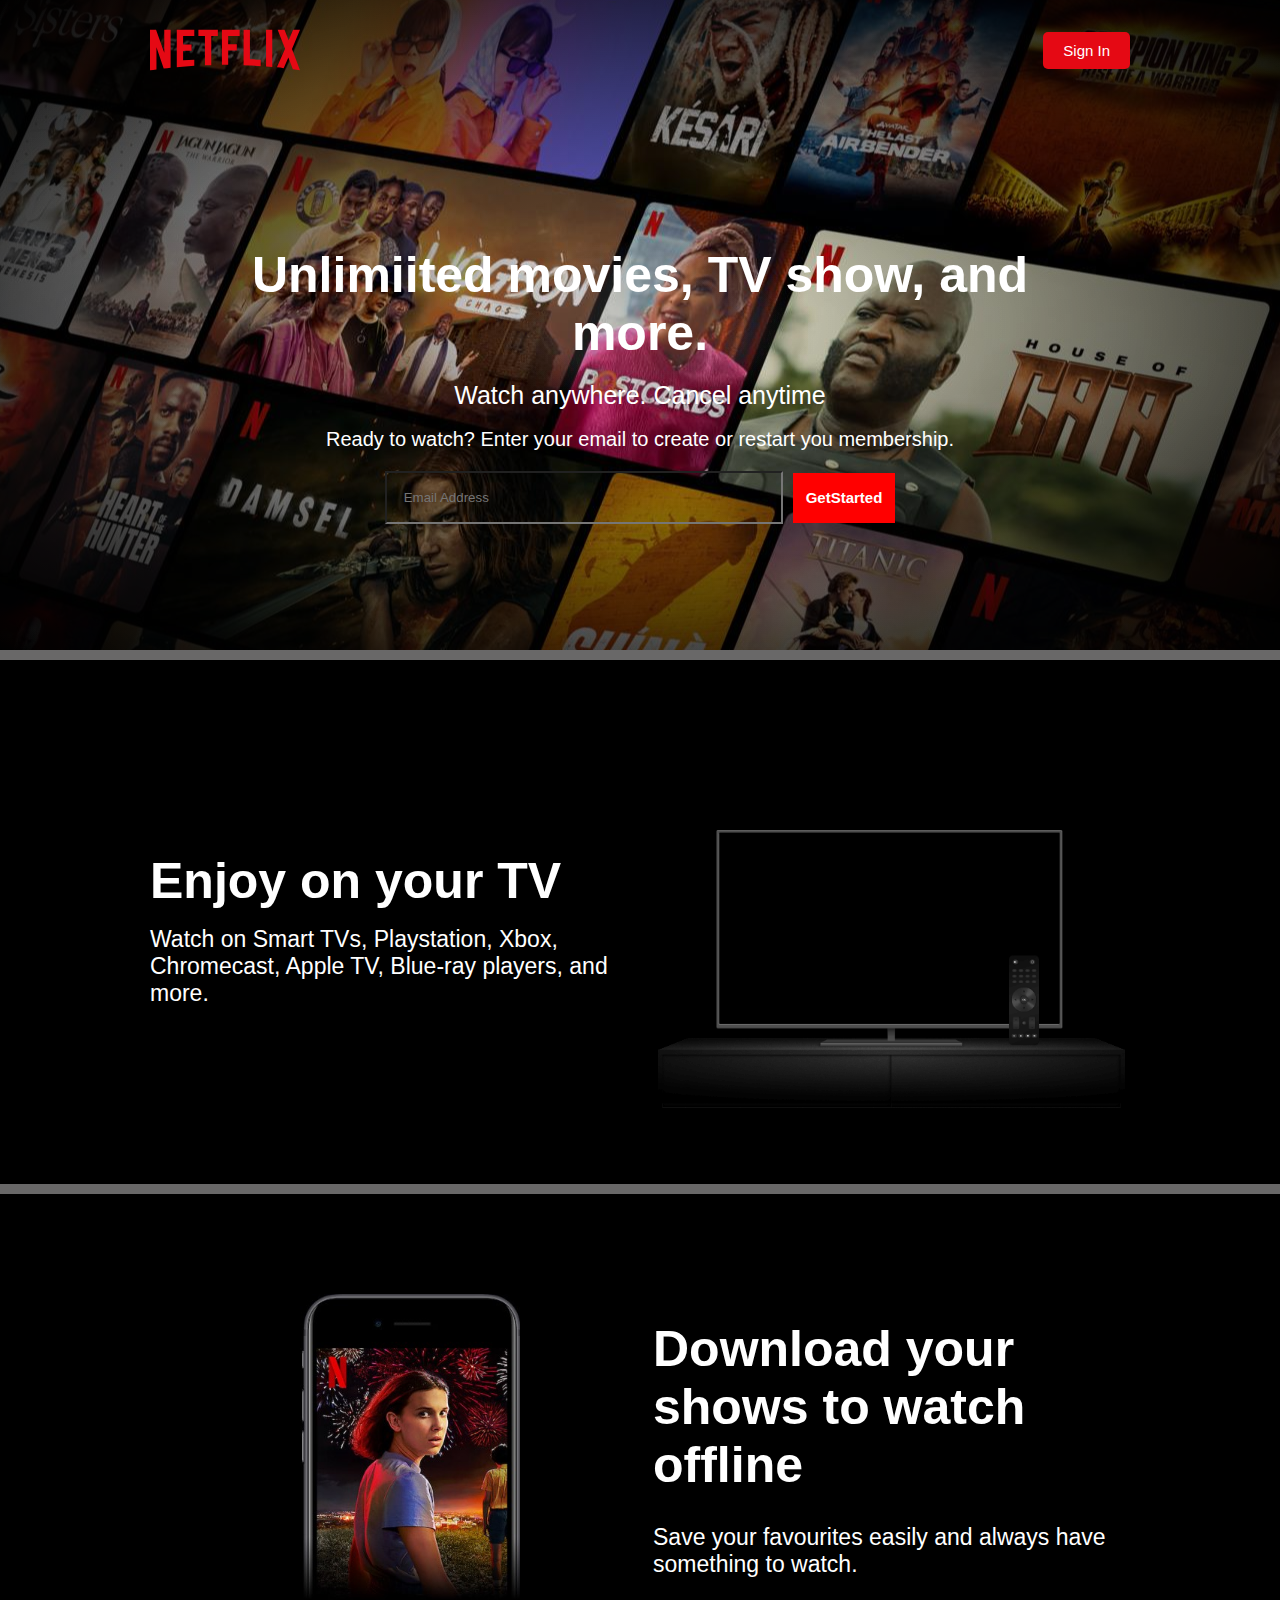
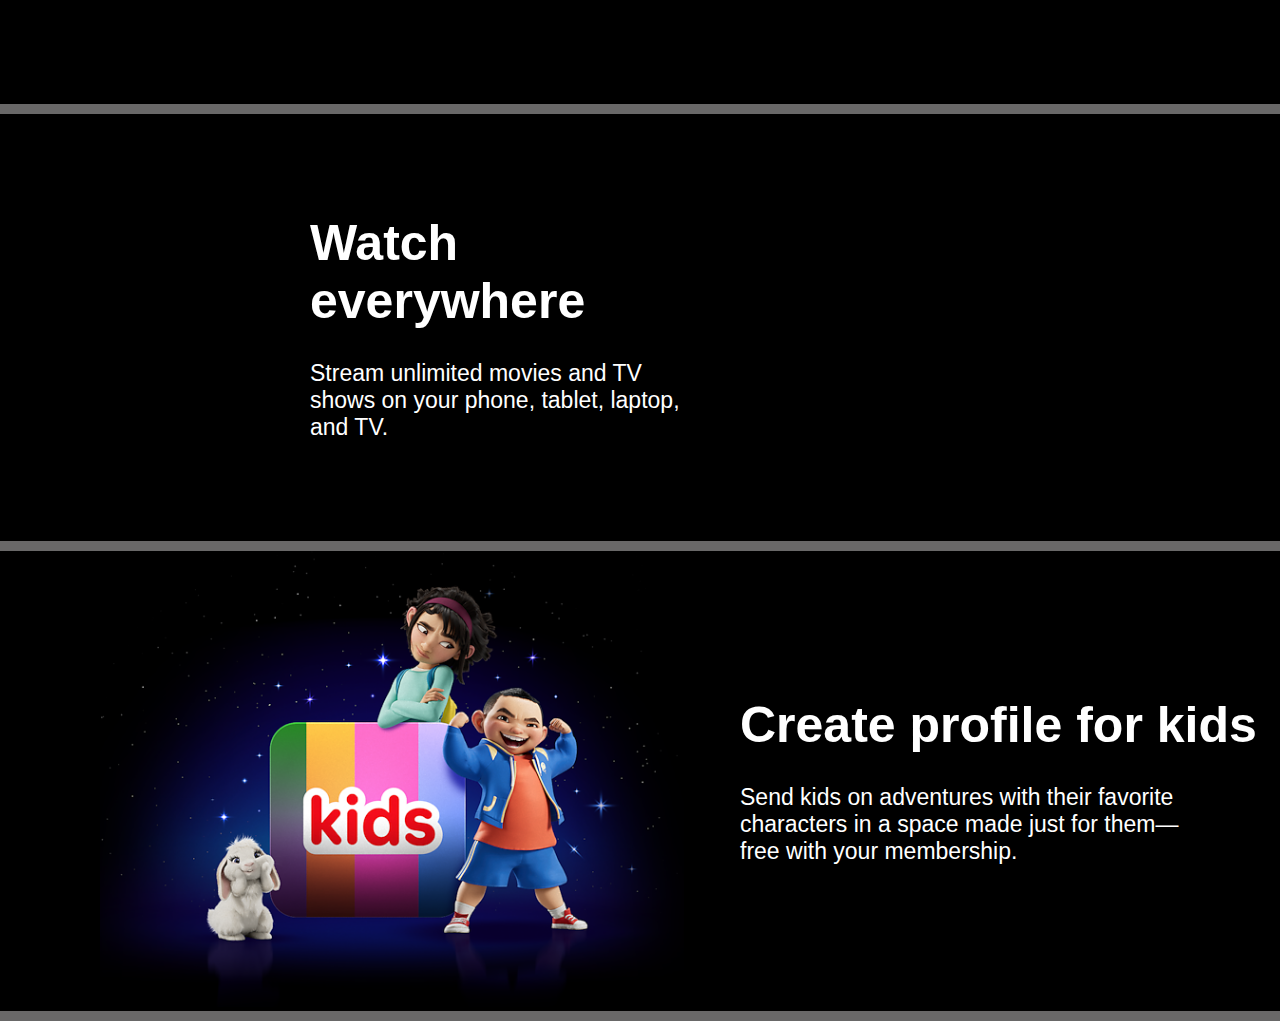
<file: images/netflix.html>
<!DOCTYPE html>
<html lang="en">

<head>
    <meta charset="UTF-8">
    <meta name="viewport" content="width=device-width, initial-scale=1.0">
    <title>netflix</title>
    <link rel="stylesheet" href="netflix.css">
    <style>

    </style>
</head>

<body>
    <!-- auth section -->
    <div id="auth">
        <div id="login">



            <svg fill="#E50914" width="150px" height="100px" viewBox="0 0 111 30" version="1.1"
                xmlns="http://www.w3.org/2000/svg" xmlns:xlink="http://www.w3.org/1999/xlink" aria-hidden="true"
                role="img" class="default-ltr-cache-1d568uk ev1dnif2">
                <g>
                    <path
                        d="M105.06233,14.2806261 L110.999156,30 C109.249227,29.7497422 107.500234,29.4366857 105.718437,29.1554972 L102.374168,20.4686475 L98.9371075,28.4375293 C97.2499766,28.1563408 95.5928391,28.061674 93.9057081,27.8432843 L99.9372012,14.0931671 L94.4680851,-5.68434189e-14 L99.5313525,-5.68434189e-14 L102.593495,7.87421502 L105.874965,-5.68434189e-14 L110.999156,-5.68434189e-14 L105.06233,14.2806261 Z M90.4686475,-5.68434189e-14 L85.8749649,-5.68434189e-14 L85.8749649,27.2499766 C87.3746368,27.3437061 88.9371075,27.4055675 90.4686475,27.5930265 L90.4686475,-5.68434189e-14 Z M81.9055207,26.93692 C77.7186241,26.6557316 73.5307901,26.4064111 69.250164,26.3117443 L69.250164,-5.68434189e-14 L73.9366389,-5.68434189e-14 L73.9366389,21.8745899 C76.6248008,21.9373887 79.3120255,22.1557784 81.9055207,22.2804387 L81.9055207,26.93692 Z M64.2496954,10.6561065 L64.2496954,15.3435186 L57.8442216,15.3435186 L57.8442216,25.9996251 L53.2186709,25.9996251 L53.2186709,-5.68434189e-14 L66.3436123,-5.68434189e-14 L66.3436123,4.68741213 L57.8442216,4.68741213 L57.8442216,10.6561065 L64.2496954,10.6561065 Z M45.3435186,4.68741213 L45.3435186,26.2498828 C43.7810479,26.2498828 42.1876465,26.2498828 40.6561065,26.3117443 L40.6561065,4.68741213 L35.8121661,4.68741213 L35.8121661,-5.68434189e-14 L50.2183897,-5.68434189e-14 L50.2183897,4.68741213 L45.3435186,4.68741213 Z M30.749836,15.5928391 C28.687787,15.5928391 26.2498828,15.5928391 24.4999531,15.6875059 L24.4999531,22.6562939 C27.2499766,22.4678976 30,22.2495079 32.7809542,22.1557784 L32.7809542,26.6557316 L19.812541,27.6876933 L19.812541,-5.68434189e-14 L32.7809542,-5.68434189e-14 L32.7809542,4.68741213 L24.4999531,4.68741213 L24.4999531,10.9991564 C26.3126816,10.9991564 29.0936358,10.9054269 30.749836,10.9054269 L30.749836,15.5928391 Z M4.78114163,12.9684132 L4.78114163,29.3429562 C3.09401069,29.5313525 1.59340144,29.7497422 0,30 L0,-5.68434189e-14 L4.4690224,-5.68434189e-14 L10.562377,17.0315868 L10.562377,-5.68434189e-14 L15.2497891,-5.68434189e-14 L15.2497891,28.061674 C13.5935889,28.3437998 11.906458,28.4375293 10.1246602,28.6868498 L4.78114163,12.9684132 Z">
                    </path>
                </g>
            </svg>
            <button id="signIn">Sign In</button>



        </div>

        <div id="info">
            <h1>Unlimiited movies, TV show, and <br> more.</h1>
            <h4>Watch anywhere. Cancel anytime</h4>
            <p>Ready to watch? Enter your email to create or restart you membership.</p>

        </div>
        <div id="register">
            <input type="text" placeholder="Email Address" required>
            <button>GetStarted </button>
        </div>
    </div>
    <!-- enjoy section -->
    <div id="enjoy" class="row">
        <div class="enjoyInfo">
            <div class="movie">Enjoy on your TV</div>
            <div class="watch">Watch on Smart TVs, Playstation, Xbox,<br>
            Chromecast, Apple TV, Blue-ray players, and more.</div>
        </div>
        <div class="enjoyImage">
            <img src="tv.png" alt="">
        </div>

    </div>
    <!-- download section -->
    <div id="download">
        <div class="downloadImageD">
            <img src="mobile-0819.jpg" alt="">
        </div>

        <div class="enjoyInfoD">
            <div class="movieD">Download your <br>shows to watch <br>offline</div>
            <div class="watchD">Save your favourites easily and always have<br> something to watch.</div>
        </div>
        
    </div>
    <!-- watching -->
    <div id="watch">
            <div class="movieW">Watch <br>everywhere</div>
            <div class="watchW">Stream unlimited movies and TV <br>
                shows on your phone, tablet, laptop, <br>and TV.
            </div>
        </div>

    <!-- kids -->
    <div id="kids">
        <div class="kidsImageK">
            <img src="AAAABejKYujIIDQciqmGJJ8BtXkYKKTi5jiqexltvN1YmvXYIfX8B9CYwooUSIzOKneblRFthZAFsYLMgKMyNfeHwk16DmEkpIIcb6A3.png" alt="">
        </div>

        <div class="enjoyInfoD">
            <div class="movieK">Create profile for kids</div>
            <div class="watchK">Send kids on adventures with their favorite<br> characters in a space made just for them—<br>free with your membership.</div>
        </div>

    </div>
</body>

</html>
</file>
<file: images/netflix.css>
/* auth section */
body{
    margin: 0px;
}
#auth{
    height: 650px;
    background-image: url(NG-en-20240729-POP_SIGNUP_TWO_WEEKS-perspective_WEB_3199d926-eb83-4f51-85bb-dfdd460de350_large.jpg),
    /* Radial gradient overlay */
    radial-gradient(rgba(255, 255, 255, 0.1) 10%,  rgb(0, 0, 0) 100%);
    background-size:auto ; /* Ensures the image covers the container */
    background-blend-mode: overlay; /* Blend the gradient with the image */
    background-position: center; /* Center the image */
    background-repeat: no-repeat; /* Avoid repeating the image */
    border-bottom: 10px solid rgb(105, 104, 104);
}
#login{
    display: flex;
    justify-content: space-between;
    align-items: center;
    margin: 0px 150px 0px 150px;
}
#signIn{
    background-color: #E50914;
    color: #ffffff;
    font-size: 15px;
    padding: 10px 20px 10px 20px;
    border-radius: 5px;
    border: none;

}
#info{
    padding-top: 7rem;
    text-align: center;
}
#info h1{
    color: #ffffff;
    font-size: 50px;
    font-family: sans-serif;
   font-weight: bolder;
}
#info h4{
    font-size: 25px;
    color: #ffffff;
    line-height: 0.8%;
    font-family: sans-serif;
    font-weight:100 ;
}
#info p{
    font-size: 20px;
    font-family: sans-serif;
    color: #ffffff;
}
#register{
   display: flex;
   justify-content: center;
   align-items: center;

}
#register input{
   padding: 17px;
   background-color: transparent;
   width: 360px;
   margin-right: 10px;
}
#register button{
    background-color: red;
    color: #ffffff;
    font-size: 15px;
    border: none;
    height: 50px;
    padding: 10px 13px;
    font-weight: bold;
}
#enjoy{
    background-color: black;
    display: flex;
    align-items:center ;
    padding: 100px  0px 70px 150px;
    border-bottom: 10px solid rgb(105, 104, 104);
   
}
.movie{
   color: #ffffff;
   font-size: 50px;
   line-height: 0.6;
   font-weight: bolder;
   font-family: Arial, Helvetica, sans-serif;
   word-spacing: 0%;
}
.watch{
   color: #ffffff;
   font-family: sans-serif;
   padding-top: 30px;
   font-size: 23px;
}
.enjoyImage img{
    height: 30%;
    width: 75%;
    /* margin-left: 25px; */
}

#download{
    background-color: black;
    display: flex;
    align-items:center ;
    padding: 100px  0px 100px 300px;
    border-bottom: 10px solid rgb(105, 104, 104);
   
}

.movieD{
    color: #ffffff;
    font-size: 50px;
    font-weight: bolder;
    font-family: Arial, Helvetica, sans-serif;
    word-spacing: 0%;
    margin-left: 60px;
 }
 .watchD{
    color: #ffffff;
    font-family: sans-serif;
    padding-top: 30px;
    font-size: 23px;
    margin-left: 60px;
 }
 .downloadImageD img{
    height: 30%;
    width: 75%;
}

.movieW{
    color: #ffffff;
    font-size: 50px;
    font-weight: bolder;
    font-family: Arial, Helvetica, sans-serif;
    word-spacing: 0%;
    margin-left: 60px;
 }
 .watchW{
    color: #ffffff;
    font-family: sans-serif;
    padding-top: 30px;
    font-size: 23px;
    margin-left: 60px;
 }

 #watch{
    background-color: black;
    padding: 100px  0px 100px 250px;
    border-bottom: 10px solid rgb(105, 104, 104);
   
}

.movieK{
    color: #ffffff;
    font-size: 50px;
    font-weight: bolder;
    font-family: Arial, Helvetica, sans-serif;
    word-spacing: 0%;
 }
 .watchK{
    color: #ffffff;
    font-family: sans-serif;
    padding-top: 30px;
    font-size: 23px;
    
 }

 #kids{
    background-color: black;
    display: flex;
    align-items:center ;
    border-bottom: 10px solid rgb(105, 104, 104);
    padding-left: 100px;
    
}
 .kidsInfo{
    margin-left: 20px;
}
.kidsImageK img{
    height: 30%;
    width: 95%;
}
</file>
